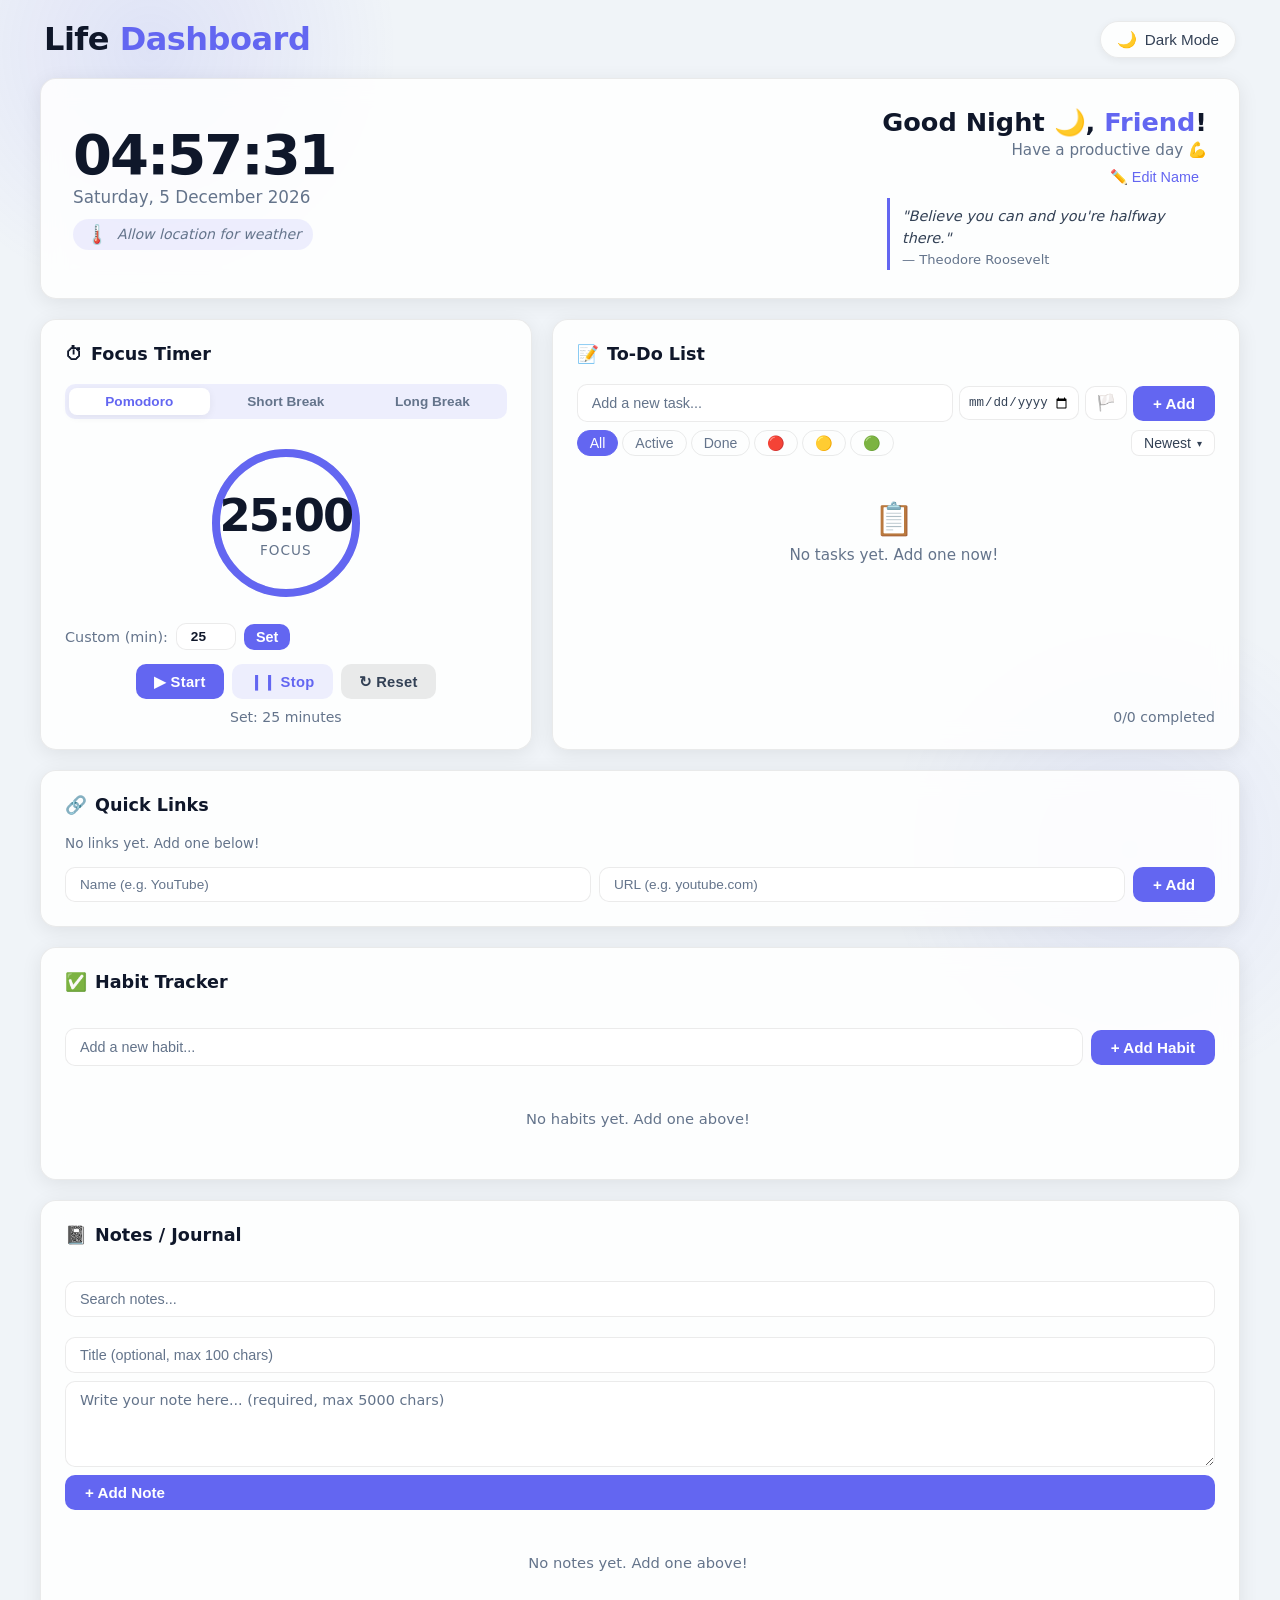
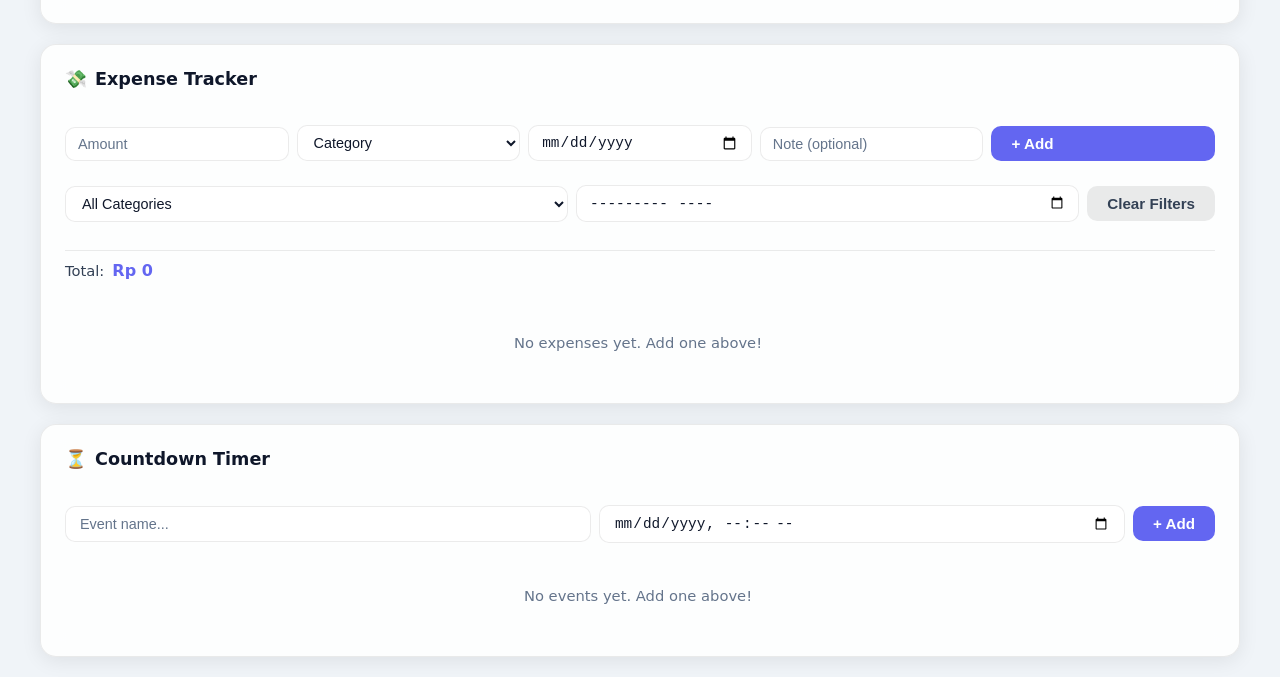
<file: index.html>
<!DOCTYPE html>
<html lang="en" data-theme="light">

<head>
  <meta charset="UTF-8" />
  <meta name="viewport" content="width=device-width, initial-scale=1.0" />
  <title>Life Dashboard</title>
  <link rel="stylesheet" href="css/style.css" />
</head>

<body>

  <!-- ========================================================
       DASHBOARD WRAPPER
       ======================================================== -->
  <div class="dashboard">

    <!-- ── TOP BAR ─────────────────────────────────────────── -->
    <div class="topbar">
      <div class="pagetitle">
        <h1>Life <span>Dashboard</span></h1>
      </div>
      <button id="theme-toggle" class="theme-toggle" aria-label="Toggle theme">
        <span class="icon">🌙</span>
        <span class="label">Dark Mode</span>
      </button>
    </div>

    <!-- ── GREETING CARD ───────────────────────────────────── -->
    <div class="greeting-card" aria-label="Greeting and time">
      <div class="greeting-left">
        <div id="greeting-time" class="greeting-time">00:00:00</div>
        <div id="greeting-date" class="greeting-date">Monday, January 1 2026</div>
        <!-- Weather Widget -->
        <div id="weather-widget" class="weather-widget" aria-label="Weather info">
          <span class="weather-icon">🌡️</span>
          <div class="weather-info">
            <span id="weather-temp" class="weather-loading">Loading weather...</span>
          </div>
        </div>
      </div>
      <div class="greeting-right">
        <div id="greeting-message" class="greeting-message">
          Good Morning, <span class="greeting-name">Friend</span>!
        </div>
        <div class="greeting-sub">Have a productive day 💪</div>
        <button id="name-edit-btn" class="name-edit-btn" aria-label="Edit name">✏️ Edit Name</button>
        <!-- Daily Quote -->
        <div class="daily-quote" aria-label="Daily quote">
          <div id="quote-text" class="daily-quote-text">Loading quote...</div>
          <div id="quote-author" class="daily-quote-author"></div>
        </div>
      </div>
    </div>

    <!-- ── MAIN GRID (Timer + Todo) ────────────────────────── -->
    <div class="main-grid">

      <!-- ── FOCUS TIMER CARD ──────────────────────────────── -->
      <div class="card timer-card" aria-label="Focus Timer">
        <div class="card-title">
          <span class="icon">⏱</span> Focus Timer
        </div>

        <!-- Timer mode selector -->
        <div class="timer-modes" role="group" aria-label="Timer mode">
          <button class="timer-mode-btn active" data-mode="pomodoro">Pomodoro</button>
          <button class="timer-mode-btn" data-mode="short">Short Break</button>
          <button class="timer-mode-btn" data-mode="long">Long Break</button>
        </div>

        <!-- SVG ring -->
        <div class="timer-ring-wrapper" aria-live="polite">
          <svg class="timer-ring" width="160" height="160" viewBox="0 0 160 160">
            <circle class="timer-ring-bg" cx="80" cy="80" r="70" />
            <circle id="timer-ring-progress" class="timer-ring-progress" cx="80" cy="80" r="70" />
          </svg>
          <div class="timer-display">
            <div id="timer-time" class="time">25:00</div>
            <div class="timer-label">Focus</div>
          </div>
        </div>

        <!-- Custom time -->
        <div class="custom-time-row">
          <label for="custom-time-input">Custom (min):</label>
          <input
            id="custom-time-input"
            class="custom-time-input"
            type="number"
            min="1"
            max="180"
            value="25"
            aria-label="Custom timer duration"
          />
          <button id="custom-time-apply" class="custom-time-apply">Set</button>
        </div>

        <!-- Timer control buttons -->
        <div class="timer-buttons">
          <button id="timer-start" class="btn btn-primary" aria-label="Start timer">&#9654; Start</button>
          <button id="timer-stop"  class="btn btn-secondary" aria-label="Stop timer">&#10073;&#10073; Stop</button>
          <button id="timer-reset" class="btn btn-ghost" aria-label="Reset timer">&#8635; Reset</button>
        </div>

        <div id="timer-status" class="timer-status" aria-live="polite">Set: 25 minutes</div>
      </div>

      <!-- ── TO-DO LIST CARD ───────────────────────────────── -->
      <div class="card todo-card" aria-label="To-Do List">
        <div class="card-title">
          <span class="icon">📝</span> To-Do List
        </div>

        <!-- Add task input -->
        <div class="task-input-row">
          <input
            id="task-input"
            class="task-input"
            type="text"
            placeholder="Add a new task..."
            maxlength="200"
            aria-label="New task input"
          />
          <!-- Deadline picker -->
          <input
            id="task-deadline"
            class="task-deadline-input"
            type="date"
            aria-label="Deadline"
            title="Deadline (optional)"
          />
          <!-- Priority & icon picker trigger -->
          <div class="task-meta-wrapper">
            <button id="task-meta-btn" class="task-meta-btn" title="Set priority & icon" aria-label="Set priority and icon">🏳️</button>
            <div id="task-meta-panel" class="task-meta-panel" style="display:none;">
              <div class="meta-panel-section-label">Priority</div>
              <div class="meta-panel-row">
                <button class="meta-option priority-option" data-priority="high"   title="High">🔴 High</button>
                <button class="meta-option priority-option" data-priority="medium" title="Medium">🟡 Medium</button>
                <button class="meta-option priority-option" data-priority="low"    title="Low">🟢 Low</button>
              </div>
              <div class="meta-panel-section-label" style="margin-top:10px;">Icon</div>
              <div class="meta-panel-row meta-icon-grid">
                <button class="meta-option icon-option" data-icon="📚" title="Reading">📚</button>
                <button class="meta-option icon-option" data-icon="✍️" title="Writing">✍️</button>
                <button class="meta-option icon-option" data-icon="🏃" title="Exercise">🏃</button>
                <button class="meta-option icon-option" data-icon="💪" title="Workout">💪</button>
                <button class="meta-option icon-option" data-icon="🧘" title="Meditation">🧘</button>
                <button class="meta-option icon-option" data-icon="🍎" title="Health">🍎</button>
                <button class="meta-option icon-option" data-icon="💻" title="Coding">💻</button>
                <button class="meta-option icon-option" data-icon="🎨" title="Creative">🎨</button>
                <button class="meta-option icon-option" data-icon="🎵" title="Music">🎵</button>
                <button class="meta-option icon-option" data-icon="📷" title="Photography">📷</button>
                <button class="meta-option icon-option" data-icon="🛒" title="Shopping">🛒</button>
                <button class="meta-option icon-option" data-icon="🍳" title="Cooking">🍳</button>
                <button class="meta-option icon-option" data-icon="🧹" title="Chores">🧹</button>
                <button class="meta-option icon-option" data-icon="📞" title="Call">📞</button>
                <button class="meta-option icon-option" data-icon="✈️" title="Travel">✈️</button>
                <button class="meta-option icon-option" data-icon="💰" title="Finance">💰</button>
                <button class="meta-option icon-option" data-icon="🏥" title="Medical">🏥</button>
                <button class="meta-option icon-option" data-icon="🎓" title="Study">🎓</button>
                <button class="meta-option icon-option" data-icon="🤝" title="Meeting">🤝</button>
                <button class="meta-option icon-option" data-icon="⚙️" title="Settings">⚙️</button>
              </div>
            </div>
          </div>
          <button id="add-task-btn" class="btn btn-primary" aria-label="Add task">+ Add</button>
        </div>

        <!-- Duplicate warning -->
        <div id="duplicate-warning" class="duplicate-warning" role="alert">
          ⚠️ This task already exists in your list!
        </div>

        <!-- Filter & sort controls -->
        <div class="task-controls">
          <div class="task-filter-group" role="group" aria-label="Filter tasks">
            <button class="filter-btn active" data-filter="all">All</button>
            <button class="filter-btn" data-filter="active">Active</button>
            <button class="filter-btn" data-filter="done">Done</button>
            <button class="filter-btn" data-filter="high"   title="High priority">🔴</button>
            <button class="filter-btn" data-filter="medium" title="Medium priority">🟡</button>
            <button class="filter-btn" data-filter="low"    title="Low priority">🟢</button>
          </div>
          <!-- Custom sort dropdown -->
          <div class="custom-select-wrapper" id="sort-wrapper">
            <button class="custom-select-trigger" id="sort-trigger" aria-haspopup="listbox" aria-expanded="false">
              <span id="sort-label">Newest</span>
              <span class="select-arrow">▾</span>
            </button>
            <ul class="custom-select-menu" role="listbox" id="sort-menu">
              <li class="custom-select-option active" data-value="newest" role="option">Newest</li>
              <li class="custom-select-option" data-value="oldest" role="option">Oldest</li>
              <li class="custom-select-option" data-value="alpha" role="option">A – Z</li>
              <li class="custom-select-option" data-value="priority" role="option">Priority</li>
              <li class="custom-select-option" data-value="deadline" role="option">Deadline</li>
            </ul>
          </div>
        </div>

        <!-- Task list -->
        <ul id="task-list" class="task-list" aria-label="Task list"></ul>

        <div id="task-count" class="task-count" style="margin-top:auto;padding-top:10px;text-align:right;">0/0 completed</div>
      </div>

    </div><!-- /.main-grid -->

    <!-- ── QUICK LINKS CARD ─────────────────────────────────── -->
    <div class="card quick-links-card" aria-label="Quick Links">
      <div class="card-title">
        <span class="icon">🔗</span> Quick Links
      </div>

      <!-- Saved links -->
      <div id="links-container" class="links-grid" aria-live="polite">
        <span style="font-size:0.85rem;color:var(--text-muted)">No links yet. Add one below!</span>
      </div>

      <!-- Add link form -->
      <div class="add-link-form">
        <input
          id="link-name-input"
          class="link-input"
          type="text"
          placeholder="Name (e.g. YouTube)"
          maxlength="50"
          aria-label="Link name"
        />
        <input
          id="link-url-input"
          class="link-input"
          type="text"
          placeholder="URL (e.g. youtube.com)"
          maxlength="200"
          aria-label="Link URL"
        />
        <button id="add-link-btn" class="btn btn-primary" aria-label="Add link">+ Add</button>
      </div>
    </div>

    <!-- ── HABIT TRACKER CARD ──────────────────────────────── -->
    <div class="card habit-card" aria-label="Habit Tracker">
      <div class="card-title">
        <span class="icon">✅</span> Habit Tracker
      </div>

      <!-- Add habit form -->
      <div class="habit-input-row">
        <input
          id="habit-input"
          class="habit-input"
          type="text"
          placeholder="Add a new habit..."
          maxlength="100"
          aria-label="New habit name"
        />
        <button id="add-habit-btn" class="btn btn-primary" aria-label="Add habit">+ Add Habit</button>
      </div>

      <!-- Habit list -->
      <ul id="habit-list" class="habit-list" aria-live="polite" aria-label="Habit list"></ul>
    </div>

    <!-- ── NOTES / JOURNAL CARD ───────────────────────────── -->
    <div class="card notes-card" aria-label="Notes and Journal">
      <div class="card-title">
        <span class="icon">📓</span> Notes / Journal
      </div>

      <!-- Search row -->
      <div class="note-search-row">
        <input
          id="note-search-input"
          class="note-search-input"
          type="text"
          placeholder="Search notes..."
          maxlength="200"
          aria-label="Search notes"
        />
      </div>

      <!-- Input area -->
      <div class="note-input-area">
        <input
          id="note-title-input"
          class="note-title-input"
          type="text"
          placeholder="Title (optional, max 100 chars)"
          maxlength="100"
          aria-label="Note title"
        />
        <textarea
          id="note-body-input"
          class="note-body-input"
          placeholder="Write your note here... (required, max 5000 chars)"
          maxlength="5000"
          rows="4"
          aria-label="Note body"
        ></textarea>
        <button id="add-note-btn" class="btn btn-primary" aria-label="Add note">+ Add Note</button>
      </div>

      <!-- Note list -->
      <ul id="note-list" class="note-list" aria-live="polite" aria-label="Saved notes"></ul>

      <!-- Detail pane (hidden by default) -->
      <div id="note-detail" class="note-detail" style="display:none;" aria-label="Note detail">
        <div id="note-detail-title" class="note-detail-title"></div>
        <div id="note-detail-body" class="note-detail-body"></div>
        <button id="note-detail-close" class="btn btn-ghost" aria-label="Close note detail">✕ Close</button>
      </div>
    </div>

    <!-- ── EXPENSE TRACKER CARD ───────────────────────────── -->
    <div class="card expense-card" aria-label="Expense Tracker">
      <div class="card-title">
        <span class="icon">💸</span> Expense Tracker
      </div>

      <!-- Add expense form -->
      <div class="expense-form-grid">
        <input
          id="expense-amount"
          type="number"
          step="0.01"
          min="0.01"
          placeholder="Amount"
          aria-label="Expense amount"
        />
        <select id="expense-category" aria-label="Expense category">
          <option value="">Category</option>
          <option value="Food">Food</option>
          <option value="Transport">Transport</option>
          <option value="Shopping">Shopping</option>
          <option value="Bills">Bills</option>
          <option value="Health">Health</option>
          <option value="Entertainment">Entertainment</option>
          <option value="Other">Other</option>
        </select>
        <input
          id="expense-date"
          type="date"
          aria-label="Expense date"
        />
        <input
          id="expense-note"
          type="text"
          maxlength="200"
          placeholder="Note (optional)"
          aria-label="Expense note"
        />
        <button id="add-expense-btn" class="btn btn-primary" aria-label="Add expense">+ Add</button>
      </div>

      <!-- Filter row -->
      <div class="expense-filter-row">
        <select id="expense-filter-category" aria-label="Filter by category">
          <option value="All">All Categories</option>
          <option value="Food">Food</option>
          <option value="Transport">Transport</option>
          <option value="Shopping">Shopping</option>
          <option value="Bills">Bills</option>
          <option value="Health">Health</option>
          <option value="Entertainment">Entertainment</option>
          <option value="Other">Other</option>
        </select>
        <input
          id="expense-filter-month"
          type="month"
          aria-label="Filter by month"
        />
        <button id="clear-expense-filters-btn" class="btn btn-ghost" aria-label="Clear expense filters">Clear Filters</button>
      </div>

      <!-- Total display -->
      <div class="expense-total-row">
        Total: <span id="expense-total">Rp 0</span>
      </div>

      <!-- Expense list -->
      <ul id="expense-list" class="expense-list" aria-live="polite" aria-label="Expense list"></ul>
    </div>

    <!-- ── COUNTDOWN TIMER CARD ───────────────────────────── -->
    <div class="card countdown-card" aria-label="Countdown Timer">
      <div class="card-title">
        <span class="icon">⏳</span> Countdown Timer
      </div>

      <!-- Add countdown form -->
      <div class="countdown-form-row">
        <input
          id="countdown-name-input"
          type="text"
          maxlength="100"
          placeholder="Event name..."
          aria-label="Countdown event name"
        />
        <input
          id="countdown-datetime-input"
          type="datetime-local"
          aria-label="Countdown target date and time"
        />
        <button id="add-countdown-btn" class="btn btn-primary" aria-label="Add countdown">+ Add</button>
      </div>

      <!-- Countdown list -->
      <ul id="countdown-list" class="countdown-list" aria-live="polite" aria-label="Countdown events"></ul>
    </div>

  </div><!-- /.dashboard -->

  <!-- ========================================================
       MODAL – Custom Name
       ======================================================== -->
  <div
    id="name-modal-overlay"
    class="modal-overlay"
    role="dialog"
    aria-modal="true"
    aria-labelledby="name-modal-title"
  >
    <div class="modal">
      <div id="name-modal-title" class="modal-title">✏️ Edit Your Name</div>
      <input
        id="name-modal-input"
        class="modal-input"
        type="text"
        placeholder="Enter your name..."
        maxlength="40"
        aria-label="New name"
      />
      <div class="modal-buttons">
        <button id="name-modal-close" class="btn btn-ghost">Cancel</button>
        <button id="name-modal-save"  class="btn btn-primary">Save</button>
      </div>
    </div>
  </div>

  <!-- ========================================================
       TOAST CONTAINER
       ======================================================== -->
  <div id="toast-container" class="toast-container" aria-live="polite"></div>

  <!-- ========================================================
       SCRIPTS
       ======================================================== -->
  <script src="js/javascript.js"></script>

</body>
</html>
</file>
<file: css/style.css>
/* =============================================
   TO-DO LIST LIFE DASHBOARD - newstyle.css
   ============================================= */

/* CSS Variables - Light & Dark Mode */
:root {
  --bg-main: #f0f4f8;
  --bg-card: rgba(255, 255, 255, 0.85);
  --bg-card-solid: #ffffff;
  --text-primary: #0f172a;
  --text-secondary: #334155;
  --text-muted: #64748b;
  --accent: #6366f1;
  --accent-hover: #4f46e5;
  --accent-light: rgba(99, 102, 241, 0.1);
  --danger: #ef4444;
  --danger-hover: #dc2626;
  --success: #22c55e;
  --warning: #f59e0b;
  --border: rgba(0, 0, 0, 0.08);
  --shadow: 0 4px 20px rgba(0, 0, 0, 0.08);
  --shadow-sm: 0 2px 8px rgba(0, 0, 0, 0.06);
  --radius: 16px;
  --radius-sm: 10px;
  --transition: 0.25s ease;
  --timer-bg: #6366f1;
  --timer-progress: #a5b4fc;
}

[data-theme="dark"] {
  --bg-main: #0f172a;
  --bg-card: rgba(30, 41, 59, 0.9);
  --bg-card-solid: #1e293b;
  --text-primary: #f8fafc;
  --text-secondary: #e2e8f0;
  --text-muted: #94a3b8;
  --accent: #818cf8;
  --accent-hover: #6366f1;
  --accent-light: rgba(129, 140, 248, 0.15);
  --border: rgba(255, 255, 255, 0.08);
  --shadow: 0 4px 20px rgba(0, 0, 0, 0.4);
  --shadow-sm: 0 2px 8px rgba(0, 0, 0, 0.3);
}

/* =============================================
   RESET & BASE
   ============================================= */
*, *::before, *::after {
  margin: 0;
  padding: 0;
  box-sizing: border-box;
}

body {
  background-color: var(--bg-main);
  min-height: 100vh;
  font-family: 'Segoe UI', system-ui, -apple-system, sans-serif;
  color: var(--text-primary);
  transition: background-color var(--transition), color var(--transition);
  padding: 20px;
}

/* Background gradient blobs */
body::before {
  content: '';
  position: fixed;
  top: -200px;
  left: -100px;
  width: 500px;
  height: 500px;
  background: radial-gradient(circle, rgba(99, 102, 241, 0.12), transparent 70%);
  pointer-events: none;
  z-index: 0;
}

body::after {
  content: '';
  position: fixed;
  bottom: -200px;
  right: -100px;
  width: 500px;
  height: 500px;
  background: radial-gradient(circle, rgba(99, 102, 241, 0.08), transparent 70%);
  pointer-events: none;
  z-index: 0;
}

/* =============================================
   LAYOUT - DASHBOARD WRAPPER
   ============================================= */
.dashboard {
  max-width: 1200px;
  margin: 0 auto;
  display: flex;
  flex-direction: column;
  gap: 20px;
  position: relative;
  z-index: 1;
}

/* =============================================
   TOPBAR (Title + Theme Toggle)
   ============================================= */
.topbar {
  display: flex;
  align-items: center;
  justify-content: space-between;
  padding: 0 4px;
}

.pagetitle h1 {
  font-size: 2rem;
  font-weight: 800;
  color: var(--text-primary);
  letter-spacing: -0.5px;
}

.pagetitle h1 span {
  color: var(--accent);
}

.theme-toggle {
  background: var(--bg-card);
  border: 1px solid var(--border);
  border-radius: 50px;
  padding: 8px 16px;
  display: flex;
  align-items: center;
  gap: 8px;
  cursor: pointer;
  font-size: 0.95rem;
  font-weight: 500;
  color: var(--text-secondary);
  box-shadow: var(--shadow-sm);
  transition: all var(--transition);
}

.theme-toggle:hover {
  background: var(--accent-light);
  color: var(--accent);
  border-color: var(--accent);
}

.theme-toggle .icon {
  font-size: 1rem;
}

/* =============================================
   GREETING CARD
   ============================================= */
.greeting-card {
  background: var(--bg-card);
  backdrop-filter: blur(12px);
  border: 1px solid var(--border);
  border-radius: var(--radius);
  padding: 28px 32px;
  box-shadow: var(--shadow);
  display: flex;
  align-items: center;
  justify-content: space-between;
  flex-wrap: wrap;
  gap: 16px;
  transition: background-color var(--transition), border-color var(--transition);
}

.greeting-left {
  display: flex;
  flex-direction: column;
  gap: 4px;
}

.greeting-time {
  font-size: 3.5rem;
  font-weight: 700;
  color: var(--text-primary);
  line-height: 1;
  letter-spacing: -2px;
  font-variant-numeric: tabular-nums;
}

.greeting-date {
  font-size: 1.05rem;
  color: var(--text-muted);
  font-weight: 400;
}

.greeting-right {
  text-align: right;
}

.greeting-message {
  font-size: 1.6rem;
  font-weight: 600;
  color: var(--text-primary);
}

.greeting-name {
  color: var(--accent);
}

.greeting-sub {
  font-size: 0.95rem;
  color: var(--text-muted);
  margin-top: 4px;
}

.name-edit-btn {
  background: none;
  border: none;
  cursor: pointer;
  font-size: 0.9rem;
  color: var(--accent);
  margin-top: 6px;
  padding: 4px 8px;
  border-radius: 6px;
  transition: background var(--transition);
}

.name-edit-btn:hover {
  background: var(--accent-light);
}

/* =============================================
   MAIN CONTENT GRID
   ============================================= */
.main-grid {
  display: grid;
  grid-template-columns: 1fr 1.4fr;
  gap: 20px;
  align-items: stretch; /* kedua card ikut tinggi yang paling tinggi */
}

/* =============================================
   CARD BASE
   ============================================= */
.card {
  background: var(--bg-card);
  backdrop-filter: blur(12px);
  border: 1px solid var(--border);
  border-radius: var(--radius);
  padding: 24px;
  box-shadow: var(--shadow);
  transition: background-color var(--transition), border-color var(--transition);
}

.card-title {
  font-size: 1.1rem;
  font-weight: 700;
  color: var(--text-primary);
  margin-bottom: 20px;
  display: flex;
  align-items: center;
  gap: 8px;
}

.card-title .icon {
  font-size: 1.1rem;
}

/* =============================================
   FOCUS TIMER CARD
   ============================================= */
.timer-card {
  display: flex;
  flex-direction: column;
  gap: 0;
}

/* Timer ring */
.timer-ring-wrapper {
  display: flex;
  justify-content: center;
  align-items: center;
  margin: 8px 0 20px;
  position: relative;
}

.timer-ring {
  transform: rotate(-90deg);
}

.timer-ring-bg {
  fill: none;
  stroke: var(--border);
  stroke-width: 8;
}

.timer-ring-progress {
  fill: none;
  stroke: var(--accent);
  stroke-width: 8;
  stroke-linecap: round;
  stroke-dasharray: 440;
  stroke-dashoffset: 0;
  transition: stroke-dashoffset 1s linear;
}

.timer-display {
  position: absolute;
  text-align: center;
}

.timer-display .time {
  font-size: 2.8rem;
  font-weight: 700;
  color: var(--text-primary);
  letter-spacing: -2px;
  font-variant-numeric: tabular-nums;
}

.timer-display .timer-label {
  font-size: 0.85rem;
  color: var(--text-muted);
  font-weight: 500;
  text-transform: uppercase;
  letter-spacing: 1px;
}

/* Timer mode selector */
.timer-modes {
  display: flex;
  gap: 6px;
  margin-bottom: 16px;
  background: var(--accent-light);
  border-radius: 10px;
  padding: 4px;
}

.timer-mode-btn {
  flex: 1;
  padding: 6px;
  border: none;
  background: transparent;
  border-radius: 8px;
  font-size: 0.85rem;
  font-weight: 600;
  color: var(--text-muted);
  cursor: pointer;
  transition: all var(--transition);
}

.timer-mode-btn.active {
  background: var(--bg-card-solid);
  color: var(--accent);
  box-shadow: var(--shadow-sm);
}

/* Custom time input */
.custom-time-row {
  display: flex;
  align-items: center;
  gap: 8px;
  margin-bottom: 14px;
}

.custom-time-row label {
  font-size: 0.9rem;
  color: var(--text-muted);
  font-weight: 500;
  white-space: nowrap;
}

.custom-time-input {
  width: 60px;
  padding: 5px 8px;
  border: 1px solid var(--border);
  border-radius: var(--radius-sm);
  background: var(--bg-card-solid);
  color: var(--text-primary);
  font-size: 0.85rem;
  font-weight: 600;
  text-align: center;
  transition: border-color var(--transition);
}

.custom-time-input:focus {
  outline: none;
  border-color: var(--accent);
}

.custom-time-apply {
  padding: 5px 12px;
  background: var(--accent);
  color: white;
  border: none;
  border-radius: var(--radius-sm);
  font-size: 0.9rem;
  font-weight: 600;
  cursor: pointer;
  transition: background var(--transition);
}

.custom-time-apply:hover {
  background: var(--accent-hover);
}

/* Timer buttons */
.timer-buttons {
  display: flex;
  gap: 8px;
  justify-content: center;
}

.timer-buttons .btn {
  letter-spacing: 0.3px;
  font-size: 0.92rem;
  padding: 9px 18px;
}

.btn {
  padding: 9px 20px;
  border: none;
  border-radius: var(--radius-sm);
  font-size: 0.95rem;
  font-weight: 600;
  cursor: pointer;
  transition: all var(--transition);
  display: inline-flex;
  align-items: center;
  gap: 6px;
}

.btn-primary {
  background: var(--accent);
  color: white;
}

.btn-primary:hover {
  background: var(--accent-hover);
  transform: translateY(-1px);
}

.btn-secondary {
  background: var(--accent-light);
  color: var(--accent);
}

.btn-secondary:hover {
  background: var(--accent);
  color: white;
}

.btn-ghost {
  background: var(--border);
  color: var(--text-secondary);
}

.btn-ghost:hover {
  background: var(--text-muted);
  color: white;
}

.btn-danger {
  background: rgba(239, 68, 68, 0.1);
  color: var(--danger);
}

.btn-danger:hover {
  background: var(--danger);
  color: white;
}

/* Timer status */
.timer-status {
  text-align: center;
  font-size: 0.88rem;
  color: var(--text-muted);
  margin-top: 10px;
}

/* =============================================
   TO-DO LIST CARD
   ============================================= */
.todo-card {
  display: flex;
  flex-direction: column;
}

/* Task input area */
.task-input-row {
  display: flex;
  gap: 6px;
  margin-bottom: 8px;
  flex-wrap: wrap;
  align-items: center;
}

.task-deadline-input {
  padding: 8px 8px;
  border: 1.5px solid var(--border);
  border-radius: var(--radius-sm);
  background: var(--bg-card-solid);
  color: var(--text-secondary);
  font-size: 0.78rem;
  cursor: pointer;
  transition: border-color var(--transition), background var(--transition);
  width: 120px;
}

.task-deadline-input:focus {
  outline: none;
  border-color: var(--accent);
}

.task-meta-btn {
  padding: 8px 10px;
  border: 1.5px solid var(--border);
  border-radius: var(--radius-sm);
  background: var(--bg-card-solid);
  font-size: 1rem;
  cursor: pointer;
  transition: all var(--transition);
  line-height: 1;
}

.task-meta-btn:hover,
.task-meta-btn.active {
  border-color: var(--accent);
  background: var(--accent-light);
}

/* Meta picker panel */
.task-meta-wrapper {
  position: relative;
}

.task-meta-panel {
  position: absolute;
  top: calc(100% + 6px);
  left: 0;
  z-index: 200;
  width: 240px;
  background: var(--bg-card-solid);
  border: 1px solid var(--border);
  border-radius: var(--radius-sm);
  padding: 12px;
  box-shadow: var(--shadow);
  animation: slideIn 0.15s ease;
}

.meta-panel-section-label {
  font-size: 0.82rem;
  font-weight: 700;
  color: var(--text-muted);
  text-transform: uppercase;
  letter-spacing: 0.8px;
  margin-bottom: 6px;
}

.meta-panel-row {
  display: flex;
  flex-wrap: wrap;
  gap: 6px;
}

.meta-option {
  border: 1.5px solid var(--border);
  border-radius: 8px;
  background: var(--bg-main);
  cursor: pointer;
  font-size: 0.92rem;
  padding: 5px 10px;
  transition: all var(--transition);
  color: var(--text-primary);
  line-height: 1.3;
}

.meta-option:hover {
  border-color: var(--accent);
  background: var(--accent-light);
}

.meta-option.selected {
  border-color: var(--accent);
  background: var(--accent-light);
  color: var(--accent);
  font-weight: 600;
}

.meta-icon-grid .meta-option {
  padding: 6px 8px;
  font-size: 1.1rem;
  min-width: 38px;
  text-align: center;
}

.task-input {
  flex: 1;
  padding: 10px 14px;
  border: 1.5px solid var(--border);
  border-radius: var(--radius-sm);
  background: var(--bg-card-solid);
  color: var(--text-primary);
  font-size: 0.9rem;
  transition: border-color var(--transition), background var(--transition);
}

.task-input:focus {
  outline: none;
  border-color: var(--accent);
}

.task-input::placeholder {
  color: var(--text-muted);
}

/* Sort & filter bar */
.task-controls {
  display: flex;
  align-items: center;
  justify-content: space-between;
  margin-bottom: 12px;
  flex-wrap: wrap;
  gap: 8px;
}

.task-filter-group {
  display: flex;
  gap: 4px;
}

.filter-btn {
  padding: 4px 12px;
  border: 1px solid var(--border);
  border-radius: 20px;
  background: transparent;
  color: var(--text-muted);
  font-size: 0.88rem;
  font-weight: 500;
  cursor: pointer;
  transition: all var(--transition);
}

.filter-btn.active {
  background: var(--accent);
  color: white;
  border-color: var(--accent);
}

.filter-btn:hover:not(.active) {
  border-color: var(--accent);
  color: var(--accent);
}

.sort-select {
  padding: 4px 10px;
  border: 1px solid var(--border);
  border-radius: 8px;
  background: var(--bg-card-solid);
  color: var(--text-secondary);
  font-size: 0.78rem;
  cursor: pointer;
  outline: none;
}

/* Custom sort dropdown */
.custom-select-wrapper {
  position: relative;
}

.custom-select-trigger {
  display: flex;
  align-items: center;
  gap: 6px;
  padding: 4px 12px;
  border: 1px solid var(--border);
  border-radius: 8px;
  background: var(--bg-card-solid);
  color: var(--text-secondary);
  font-size: 0.88rem;
  font-weight: 500;
  cursor: pointer;
  transition: all var(--transition);
  white-space: nowrap;
}

.custom-select-trigger:hover {
  border-color: var(--accent);
  color: var(--accent);
}

.select-arrow {
  font-size: 0.65rem;
  transition: transform var(--transition);
}

.custom-select-trigger[aria-expanded="true"] .select-arrow {
  transform: rotate(180deg);
}

.custom-select-menu {
  position: absolute;
  top: calc(100% + 6px);
  right: 0;
  min-width: 130px;
  background: var(--bg-card-solid);
  border: 1px solid var(--border);
  border-radius: var(--radius-sm);
  box-shadow: var(--shadow);
  list-style: none;
  padding: 4px;
  z-index: 100;
  display: none;
}

.custom-select-menu.open {
  display: block;
  animation: slideIn 0.15s ease;
}

.custom-select-option {
  padding: 7px 12px;
  font-size: 0.92rem;
  color: var(--text-secondary);
  border-radius: 6px;
  cursor: pointer;
  transition: all var(--transition);
}

.custom-select-option:hover {
  background: var(--accent-light);
  color: var(--accent);
}

.custom-select-option.active {
  background: var(--accent-light);
  color: var(--accent);
  font-weight: 600;
}

/* Task list */
.task-list {
  list-style: none;
  display: flex;
  flex-direction: column;
  gap: 8px;
  max-height: 320px;
  overflow-y: auto;
  padding-right: 4px;
}

.task-list::-webkit-scrollbar {
  width: 4px;
}

.task-list::-webkit-scrollbar-track {
  background: transparent;
}

.task-list::-webkit-scrollbar-thumb {
  background: var(--border);
  border-radius: 4px;
}

/* Task item */
.task-item {
  display: flex;
  align-items: center;
  gap: 10px;
  padding: 10px 12px;
  background: var(--bg-card-solid);
  border: 1px solid var(--border);
  border-radius: var(--radius-sm);
  transition: all var(--transition);
  animation: slideIn 0.2s ease;
}

@keyframes slideIn {
  from { opacity: 0; transform: translateY(-8px); }
  to   { opacity: 1; transform: translateY(0); }
}

.task-item:hover {
  border-color: var(--accent);
  box-shadow: 0 0 0 2px var(--accent-light);
}

.task-item.done {
  opacity: 0.55;
}

.task-checkbox {
  width: 18px;
  height: 18px;
  accent-color: var(--accent);
  cursor: pointer;
  flex-shrink: 0;
}

.task-text {
  flex: 1;
  font-size: 0.95rem;
  color: var(--text-primary);
  word-break: break-word;
  transition: color var(--transition);
}

/* Task meta (deadline + priority) */
.task-meta {
  display: flex;
  align-items: center;
  gap: 5px;
  flex-shrink: 0;
}

.task-deadline-badge {
  font-size: 0.8rem;
  color: var(--text-muted);
  background: var(--bg-main);
  border: 1px solid var(--border);
  border-radius: 6px;
  padding: 2px 6px;
  white-space: nowrap;
}

.task-deadline-badge.overdue {
  color: var(--danger);
  border-color: var(--danger);
  background: rgba(239, 68, 68, 0.08);
}

.task-priority-badge {
  font-size: 0.9rem;
  line-height: 1;
}

.task-icon-badge {
  font-size: 0.9rem;
  line-height: 1;
}

.task-item.done .task-text {
  text-decoration: line-through;
  color: var(--text-muted);
}

.task-edit-input {
  flex: 1;
  border: none;
  background: transparent;
  font-size: 0.88rem;
  color: var(--text-primary);
  outline: 1px solid var(--accent);
  border-radius: 4px;
  padding: 2px 6px;
}

.task-actions {
  display: flex;
  gap: 4px;
  opacity: 0;
  transition: opacity var(--transition);
}

.task-item:hover .task-actions {
  opacity: 1;
}

.task-action-btn {
  width: 28px;
  height: 28px;
  border: none;
  border-radius: 6px;
  cursor: pointer;
  font-size: 0.8rem;
  display: flex;
  align-items: center;
  justify-content: center;
  transition: all var(--transition);
}

.task-edit-btn {
  background: var(--accent-light);
  color: var(--accent);
}

.task-edit-btn:hover {
  background: var(--accent);
  color: white;
}

.task-delete-btn {
  background: rgba(239, 68, 68, 0.1);
  color: var(--danger);
}

.task-delete-btn:hover {
  background: var(--danger);
  color: white;
}

.task-save-btn {
  background: rgba(34, 197, 94, 0.1);
  color: var(--success);
}

.task-save-btn:hover {
  background: var(--success);
  color: white;
}

/* Empty state */
.task-empty {
  text-align: center;
  padding: 32px 16px;
  color: var(--text-muted);
  font-size: 0.95rem;
}

.task-empty .empty-icon {
  font-size: 2rem;
  display: block;
  margin-bottom: 8px;
}

/* Task count */
.task-count {
  font-size: 0.88rem;
  color: var(--text-muted);
  text-align: right;
  margin-top: 10px;
}

/* Duplicate warning */
.duplicate-warning {
  font-size: 0.88rem;
  color: var(--warning);
  background: rgba(245, 158, 11, 0.1);
  padding: 6px 10px;
  border-radius: 6px;
  margin-top: -6px;
  margin-bottom: 6px;
  display: none;
}

.duplicate-warning.show {
  display: block;
}

/* =============================================
   QUICK LINKS CARD
   ============================================= */
.quick-links-card {
  grid-column: 1 / -1;
}

.links-grid {
  display: flex;
  flex-wrap: wrap;
  gap: 10px;
  margin-bottom: 16px;
}

.link-item {
  display: inline-flex;
  align-items: center;
  gap: 8px;
  padding: 8px 16px;
  background: var(--accent-light);
  color: var(--accent);
  border-radius: 50px;
  font-size: 0.92rem;
  font-weight: 500;
  text-decoration: none;
  transition: all var(--transition);
  border: 1px solid transparent;
  cursor: pointer;
  position: relative;
}

.link-item:hover {
  background: var(--accent);
  color: white;
  transform: translateY(-2px);
  box-shadow: 0 4px 12px rgba(99, 102, 241, 0.3);
}

.link-delete-btn {
  background: none;
  border: none;
  color: inherit;
  cursor: pointer;
  font-size: 0.85rem;
  opacity: 0.5;
  transition: opacity var(--transition);
  padding: 0;
  line-height: 1;
}

.link-delete-btn:hover {
  opacity: 1;
}

/* Add link form */
.add-link-form {
  display: flex;
  gap: 8px;
  flex-wrap: wrap;
}

.link-input {
  flex: 1;
  min-width: 140px;
  padding: 9px 14px;
  border: 1.5px solid var(--border);
  border-radius: var(--radius-sm);
  background: var(--bg-card-solid);
  color: var(--text-primary);
  font-size: 0.85rem;
  transition: border-color var(--transition), background var(--transition);
}

.link-input:focus {
  outline: none;
  border-color: var(--accent);
}

.link-input::placeholder {
  color: var(--text-muted);
}

/* =============================================
   MODAL (Name Edit)
   ============================================= */
.modal-overlay {
  position: fixed;
  inset: 0;
  background: rgba(0, 0, 0, 0.4);
  backdrop-filter: blur(4px);
  display: flex;
  align-items: center;
  justify-content: center;
  z-index: 1000;
  opacity: 0;
  pointer-events: none;
  transition: opacity var(--transition);
}

.modal-overlay.show {
  opacity: 1;
  pointer-events: all;
}

.modal {
  background: var(--bg-card-solid);
  border-radius: var(--radius);
  padding: 28px;
  width: 360px;
  max-width: 90vw;
  box-shadow: 0 20px 60px rgba(0, 0, 0, 0.3);
  transform: scale(0.95);
  transition: transform var(--transition);
}

.modal-overlay.show .modal {
  transform: scale(1);
}

.modal-title {
  font-size: 1.1rem;
  font-weight: 700;
  color: var(--text-primary);
  margin-bottom: 16px;
}

.modal-input {
  width: 100%;
  padding: 10px 14px;
  border: 1.5px solid var(--border);
  border-radius: var(--radius-sm);
  background: var(--bg-main);
  color: var(--text-primary);
  font-size: 0.9rem;
  margin-bottom: 16px;
  transition: border-color var(--transition);
}

.modal-input:focus {
  outline: none;
  border-color: var(--accent);
}

.modal-buttons {
  display: flex;
  gap: 8px;
  justify-content: flex-end;
}

/* =============================================
   TOAST NOTIFICATION
   ============================================= */
.toast-container {
  position: fixed;
  bottom: 24px;
  right: 24px;
  z-index: 2000;
  display: flex;
  flex-direction: column;
  gap: 8px;
}

.toast {
  background: var(--bg-card-solid);
  border: 1px solid var(--border);
  border-left: 4px solid var(--accent);
  border-radius: var(--radius-sm);
  padding: 12px 16px;
  font-size: 0.92rem;
  color: var(--text-primary);
  box-shadow: var(--shadow);
  animation: toastIn 0.3s ease, toastOut 0.3s ease 2.7s forwards;
  max-width: 280px;
}

.toast.success { border-left-color: var(--success); }
.toast.warning { border-left-color: var(--warning); }
.toast.danger  { border-left-color: var(--danger); }

@keyframes toastIn {
  from { opacity: 0; transform: translateX(30px); }
  to   { opacity: 1; transform: translateX(0); }
}

@keyframes toastOut {
  from { opacity: 1; transform: translateX(0); }
  to   { opacity: 0; transform: translateX(30px); }
}

/* =============================================
   WEATHER WIDGET (di greeting-left)
   ============================================= */
.weather-widget {
  display: flex;
  align-items: center;
  gap: 8px;
  margin-top: 8px;
  padding: 6px 12px;
  background: var(--accent-light);
  border-radius: 50px;
  width: fit-content;
}

.weather-icon {
  font-size: 1.2rem;
  line-height: 1;
}

.weather-info {
  display: flex;
  flex-direction: column;
  gap: 1px;
}

.weather-temp {
  font-size: 1rem;
  font-weight: 700;
  color: var(--text-primary);
  line-height: 1.2;
}

.weather-city {
  font-size: 0.82rem;
  color: var(--text-muted);
  font-weight: 400;
}

.weather-loading {
  font-size: 0.88rem;
  color: var(--text-muted);
  font-style: italic;
}

/* =============================================
   DAILY QUOTE (di greeting-right)
   ============================================= */
.daily-quote {
  margin-top: 8px;
  padding: 8px 12px;
  border-left: 3px solid var(--accent);
  text-align: left;
  max-width: 320px;
  margin-left: auto;
  /* Fixed height — prevent card resize on quote change */
  height: 72px;
  position: relative;
  overflow: hidden;
}

.daily-quote-text {
  font-size: 0.9rem;
  color: var(--text-secondary);
  font-style: italic;
  line-height: 1.5;
  /* Clamp to 3 lines max */
  display: -webkit-box;
  -webkit-line-clamp: 3;
  -webkit-box-orient: vertical;
  overflow: hidden;
  transition: opacity 0.3s ease, transform 0.3s ease;
}

.daily-quote-author {
  font-size: 0.82rem;
  color: var(--text-muted);
  margin-top: 3px;
  font-style: normal;
  font-weight: 500;
  transition: opacity 0.3s ease, transform 0.3s ease;
}

/* Slide-right exit */
.quote-exit .daily-quote-text,
.quote-exit .daily-quote-author {
  opacity: 0;
  transform: translateX(40px);
}

/* Slide-right enter (comes from left) */
.quote-enter .daily-quote-text,
.quote-enter .daily-quote-author {
  opacity: 0;
  transform: translateX(-40px);
  transition: none;
}

/* Settle into place */
.quote-enter-active .daily-quote-text,
.quote-enter-active .daily-quote-author {
  opacity: 1;
  transform: translateX(0);
  transition: opacity 0.3s ease, transform 0.3s ease;
}

/* =============================================
   RESPONSIVE
   ============================================= */
@media (max-width: 768px) {
  body { padding: 12px; }

  .main-grid {
    grid-template-columns: 1fr;
  }

  .quick-links-card {
    grid-column: 1;
  }

  .greeting-card {
    flex-direction: column;
    text-align: center;
  }

  .greeting-right {
    text-align: center;
  }

  .daily-quote {
    margin-left: 0;
    text-align: center;
    border-left: none;
    border-top: 3px solid var(--accent);
    padding: 8px 0 0;
    height: 72px;
  }

  .weather-widget {
    margin: 8px auto 0;
  }

  .greeting-time {
    font-size: 2.5rem;
  }

  .pagetitle h1 {
    font-size: 1.3rem;
  }

  .topbar {
    flex-wrap: wrap;
    gap: 8px;
  }
}

/* ─── Habit Tracker ─── */

.habit-card {
  display: flex;
  flex-direction: column;
  gap: 16px;
}

/* Input row: text field + Add button */
.habit-input-row {
  display: flex;
  gap: 8px;
  align-items: center;
}

.habit-input-row input[type="text"] {
  flex: 1;
  padding: 10px 14px;
  border: 1.5px solid var(--border);
  border-radius: var(--radius-sm);
  background: var(--bg-card-solid);
  color: var(--text-primary);
  font-size: 0.9rem;
  transition: border-color var(--transition), background var(--transition);
}

.habit-input-row input[type="text"]:focus {
  outline: none;
  border-color: var(--accent);
}

.habit-input-row input[type="text"]::placeholder {
  color: var(--text-muted);
}

/* Habit list */
.habit-list {
  list-style: none;
  display: flex;
  flex-direction: column;
  gap: 8px;
  max-height: 340px;
  overflow-y: auto;
  padding-right: 4px;
}

.habit-list::-webkit-scrollbar {
  width: 4px;
}

.habit-list::-webkit-scrollbar-track {
  background: transparent;
}

.habit-list::-webkit-scrollbar-thumb {
  background: var(--border);
  border-radius: 4px;
}

/* Individual habit row */
.habit-item {
  display: flex;
  align-items: center;
  gap: 10px;
  padding: 10px 14px;
  background: var(--bg-card-solid);
  border: 1px solid var(--border);
  border-radius: var(--radius-sm);
  box-shadow: var(--shadow-sm);
  transition: background var(--transition), border-color var(--transition);
  animation: slideIn 0.2s ease;
}

/* Checked-in state: visually distinct background + subtle left accent */
.habit-item.checked-today {
  background: var(--accent-light);
  border-color: var(--accent);
}

/* Habit name */
.habit-name {
  flex: 1;
  font-size: 0.95rem;
  font-weight: 500;
  color: var(--text-primary);
  word-break: break-word;
}

.habit-item.checked-today .habit-name {
  color: var(--accent);
}

/* Streak badge */
.habit-streak {
  font-size: 0.82rem;
  font-weight: 600;
  color: var(--text-muted);
  background: var(--bg-main);
  border: 1px solid var(--border);
  border-radius: 20px;
  padding: 2px 10px;
  white-space: nowrap;
  flex-shrink: 0;
}

.habit-item.checked-today .habit-streak {
  color: var(--accent);
  border-color: var(--accent);
  background: var(--accent-light);
}

/* Check-in button */
.habit-checkin-btn {
  width: 32px;
  height: 32px;
  border: 1.5px solid var(--border);
  border-radius: 50%;
  background: var(--bg-card-solid);
  color: var(--text-muted);
  font-size: 1rem;
  display: flex;
  align-items: center;
  justify-content: center;
  cursor: pointer;
  flex-shrink: 0;
  transition: all var(--transition);
}

.habit-checkin-btn:hover:not(:disabled) {
  border-color: var(--success);
  color: var(--success);
  background: rgba(34, 197, 94, 0.1);
}

/* Checked state: green fill + checkmark visual */
.habit-checkin-btn.checked {
  background: var(--success);
  border-color: var(--success);
  color: white;
}

/* Disabled state when already checked in today */
.habit-checkin-btn:disabled {
  cursor: not-allowed;
  opacity: 0.7;
}

/* Delete button */
.habit-delete-btn {
  width: 28px;
  height: 28px;
  border: none;
  border-radius: 6px;
  background: rgba(239, 68, 68, 0.08);
  color: var(--danger);
  font-size: 0.85rem;
  display: flex;
  align-items: center;
  justify-content: center;
  cursor: pointer;
  flex-shrink: 0;
  opacity: 0;
  transition: all var(--transition);
}

.habit-item:hover .habit-delete-btn {
  opacity: 1;
}

.habit-delete-btn:hover {
  background: var(--danger);
  color: white;
}

/* Empty state for habit list */
.habit-empty {
  text-align: center;
  padding: 28px 16px;
  color: var(--text-muted);
  font-size: 0.92rem;
}

.habit-empty .empty-icon {
  font-size: 2rem;
  display: block;
  margin-bottom: 8px;
}

/* ─── Notes / Journal ─── */

.notes-card {
  display: flex;
  flex-direction: column;
  gap: 16px;
}

/* Search row */
.note-search-row {
  width: 100%;
  margin-bottom: 4px;
}

.note-search-input {
  width: 100%;
  padding: 9px 14px;
  border: 1.5px solid var(--border);
  border-radius: var(--radius-sm);
  background: var(--bg-card-solid);
  color: var(--text-primary);
  font-size: 0.9rem;
  transition: border-color var(--transition), background var(--transition);
}

.note-search-input:focus {
  outline: none;
  border-color: var(--accent);
}

.note-search-input::placeholder {
  color: var(--text-muted);
}

/* Note input area (title + body + button) */
.note-input-area {
  display: flex;
  flex-direction: column;
  gap: 8px;
}

.note-title-input {
  padding: 9px 14px;
  border: 1.5px solid var(--border);
  border-radius: var(--radius-sm);
  background: var(--bg-card-solid);
  color: var(--text-primary);
  font-size: 0.9rem;
  transition: border-color var(--transition), background var(--transition);
}

.note-title-input:focus {
  outline: none;
  border-color: var(--accent);
}

.note-title-input::placeholder {
  color: var(--text-muted);
}

.note-body-input {
  padding: 10px 14px;
  border: 1.5px solid var(--border);
  border-radius: var(--radius-sm);
  background: var(--bg-card-solid);
  color: var(--text-primary);
  font-size: 0.9rem;
  min-height: 80px;
  resize: vertical;
  transition: border-color var(--transition), background var(--transition);
  font-family: inherit;
}

.note-body-input:focus {
  outline: none;
  border-color: var(--accent);
}

.note-body-input::placeholder {
  color: var(--text-muted);
}

/* Note list */
.note-list {
  list-style: none;
  display: flex;
  flex-direction: column;
  gap: 8px;
  max-height: 300px;
  overflow-y: auto;
  padding-right: 4px;
}

.note-list::-webkit-scrollbar {
  width: 4px;
}

.note-list::-webkit-scrollbar-track {
  background: transparent;
}

.note-list::-webkit-scrollbar-thumb {
  background: var(--border);
  border-radius: 4px;
}

/* Individual note item */
.note-item {
  display: flex;
  align-items: center;
  gap: 10px;
  padding: 10px 14px;
  background: var(--bg-card-solid);
  border: 1px solid var(--border);
  border-radius: var(--radius-sm);
  box-shadow: var(--shadow-sm);
  transition: background var(--transition), border-color var(--transition);
  animation: slideIn 0.2s ease;
}

.note-item:hover {
  border-color: var(--accent);
}

.note-preview {
  flex: 1;
  font-size: 0.9rem;
  color: var(--text-primary);
  overflow: hidden;
  text-overflow: ellipsis;
  white-space: nowrap;
}

.note-timestamp {
  font-size: 0.78rem;
  color: var(--text-muted);
  flex-shrink: 0;
}

.note-actions {
  display: flex;
  gap: 6px;
  opacity: 0;
  transition: opacity var(--transition);
}

.note-item:hover .note-actions {
  opacity: 1;
}

.note-view-btn {
  padding: 4px 10px;
  border: none;
  border-radius: var(--radius-sm);
  background: var(--accent-light);
  color: var(--accent);
  font-size: 0.82rem;
  font-weight: 500;
  cursor: pointer;
  transition: all var(--transition);
}

.note-view-btn:hover {
  background: var(--accent);
  color: white;
}

.note-delete-btn {
  padding: 4px 10px;
  border: none;
  border-radius: var(--radius-sm);
  background: rgba(239, 68, 68, 0.08);
  color: var(--danger);
  font-size: 0.82rem;
  font-weight: 500;
  cursor: pointer;
  transition: all var(--transition);
}

.note-delete-btn:hover {
  background: var(--danger);
  color: white;
}

/* Note detail view */
.note-detail {
  display: none;
  background: var(--bg-card-solid);
  border: 1px solid var(--border);
  border-radius: var(--radius-sm);
  padding: 16px;
  margin-top: 12px;
  flex-direction: column;
  gap: 8px;
}

.note-detail.active {
  display: flex;
}

.note-detail-title {
  font-size: 1rem;
  font-weight: 600;
  color: var(--text-primary);
}

.note-detail-body {
  font-size: 0.9rem;
  color: var(--text-secondary);
  line-height: 1.6;
  white-space: pre-wrap;
  max-height: 200px;
  overflow-y: auto;
}

.note-detail-body::-webkit-scrollbar {
  width: 4px;
}

.note-detail-body::-webkit-scrollbar-track {
  background: transparent;
}

.note-detail-body::-webkit-scrollbar-thumb {
  background: var(--border);
  border-radius: 4px;
}

.note-empty {
  text-align: center;
  padding: 28px 16px;
  color: var(--text-muted);
  font-size: 0.92rem;
}

/* ─── Expense Tracker ─── */

.expense-card {
  display: flex;
  flex-direction: column;
  gap: 16px;
}

/* Expense form grid */
.expense-form-grid {
  display: grid;
  grid-template-columns: repeat(auto-fit, minmax(140px, 1fr));
  gap: 8px;
  align-items: end;
}

.expense-form-grid input,
.expense-form-grid select {
  padding: 8px 12px;
  border: 1.5px solid var(--border);
  border-radius: var(--radius-sm);
  background: var(--bg-card-solid);
  color: var(--text-primary);
  font-size: 0.9rem;
  transition: border-color var(--transition), background var(--transition);
}

.expense-form-grid input:focus,
.expense-form-grid select:focus {
  outline: none;
  border-color: var(--accent);
}

.expense-form-grid input::placeholder {
  color: var(--text-muted);
}

/* Filter row */
.expense-filter-row {
  display: flex;
  flex-wrap: wrap;
  gap: 8px;
  align-items: center;
  margin: 8px 0;
}

.expense-filter-row select,
.expense-filter-row input {
  flex: 1;
  min-width: 120px;
  padding: 8px 12px;
  border: 1.5px solid var(--border);
  border-radius: var(--radius-sm);
  background: var(--bg-card-solid);
  color: var(--text-primary);
  font-size: 0.9rem;
  transition: border-color var(--transition), background var(--transition);
}

.expense-filter-row select:focus,
.expense-filter-row input:focus {
  outline: none;
  border-color: var(--accent);
}

/* Expense list */
.expense-list {
  list-style: none;
  display: flex;
  flex-direction: column;
  gap: 6px;
  max-height: 300px;
  overflow-y: auto;
  padding-right: 4px;
}

.expense-list::-webkit-scrollbar {
  width: 4px;
}

.expense-list::-webkit-scrollbar-track {
  background: transparent;
}

.expense-list::-webkit-scrollbar-thumb {
  background: var(--border);
  border-radius: 4px;
}

/* Individual expense item */
.expense-item {
  display: flex;
  align-items: center;
  justify-content: space-between;
  gap: 10px;
  padding: 10px 14px;
  background: var(--bg-card-solid);
  border: 1px solid var(--border);
  border-radius: var(--radius-sm);
  box-shadow: var(--shadow-sm);
  transition: background var(--transition), border-color var(--transition);
  animation: slideIn 0.2s ease;
}

.expense-item:hover {
  border-color: var(--accent);
}

.expense-info {
  display: flex;
  align-items: center;
  gap: 10px;
  flex: 1;
  min-width: 0;
}

.expense-amount {
  font-size: 1rem;
  font-weight: 700;
  color: var(--text-primary);
  flex-shrink: 0;
}

.expense-category-badge {
  font-size: 0.78rem;
  font-weight: 600;
  color: var(--accent);
  background: var(--accent-light);
  border-radius: 20px;
  padding: 2px 10px;
  flex-shrink: 0;
}

.expense-date {
  font-size: 0.82rem;
  color: var(--text-muted);
  flex-shrink: 0;
}

.expense-note-text {
  font-size: 0.85rem;
  color: var(--text-secondary);
  flex: 1;
  overflow: hidden;
  text-overflow: ellipsis;
  white-space: nowrap;
}

.expense-delete-btn {
  width: 28px;
  height: 28px;
  border: none;
  border-radius: 6px;
  background: rgba(239, 68, 68, 0.08);
  color: var(--danger);
  font-size: 0.85rem;
  display: flex;
  align-items: center;
  justify-content: center;
  cursor: pointer;
  flex-shrink: 0;
  margin-left: auto;
  opacity: 0;
  transition: all var(--transition);
}

.expense-item:hover .expense-delete-btn {
  opacity: 1;
}

.expense-delete-btn:hover {
  background: var(--danger);
  color: white;
}

/* Total row */
.expense-total-row {
  display: flex;
  align-items: center;
  gap: 8px;
  padding: 10px 0;
  font-size: 0.92rem;
  color: var(--text-secondary);
  border-top: 1px solid var(--border);
  margin-top: 4px;
}

#expense-total {
  font-weight: 700;
  color: var(--accent);
  font-size: 1rem;
}

.expense-empty {
  text-align: center;
  padding: 28px 16px;
  color: var(--text-muted);
  font-size: 0.92rem;
}

/* ─── Countdown Timer ─── */

.countdown-card {
  display: flex;
  flex-direction: column;
  gap: 16px;
}

/* Countdown form row */
.countdown-form-row {
  display: flex;
  flex-wrap: wrap;
  gap: 8px;
  align-items: center;
}

.countdown-form-row input {
  flex: 1;
  min-width: 140px;
  padding: 9px 14px;
  border: 1.5px solid var(--border);
  border-radius: var(--radius-sm);
  background: var(--bg-card-solid);
  color: var(--text-primary);
  font-size: 0.9rem;
  transition: border-color var(--transition), background var(--transition);
}

.countdown-form-row input:focus {
  outline: none;
  border-color: var(--accent);
}

.countdown-form-row input::placeholder {
  color: var(--text-muted);
}

/* Countdown list */
.countdown-list {
  list-style: none;
  display: flex;
  flex-direction: column;
  gap: 8px;
  max-height: 320px;
  overflow-y: auto;
  padding-right: 4px;
}

.countdown-list::-webkit-scrollbar {
  width: 4px;
}

.countdown-list::-webkit-scrollbar-track {
  background: transparent;
}

.countdown-list::-webkit-scrollbar-thumb {
  background: var(--border);
  border-radius: 4px;
}

/* Individual countdown item */
.countdown-item {
  display: flex;
  align-items: center;
  gap: 10px;
  padding: 12px 14px;
  background: var(--bg-card-solid);
  border: 1px solid var(--border);
  border-radius: var(--radius-sm);
  box-shadow: var(--shadow-sm);
  transition: background var(--transition), border-color var(--transition);
  animation: slideIn 0.2s ease;
}

.countdown-item:hover {
  border-color: var(--accent);
}

.countdown-name {
  flex: 1;
  font-size: 0.95rem;
  font-weight: 500;
  color: var(--text-primary);
  overflow: hidden;
  text-overflow: ellipsis;
  white-space: nowrap;
}

.countdown-time {
  font-size: 0.88rem;
  font-weight: 600;
  color: var(--accent);
  font-variant-numeric: tabular-nums;
  flex-shrink: 0;
}

.countdown-reached {
  color: var(--success);
}

.countdown-delete-btn {
  width: 28px;
  height: 28px;
  border: none;
  border-radius: 6px;
  background: rgba(239, 68, 68, 0.08);
  color: var(--danger);
  font-size: 0.85rem;
  display: flex;
  align-items: center;
  justify-content: center;
  cursor: pointer;
  flex-shrink: 0;
  opacity: 0;
  transition: all var(--transition);
}

.countdown-item:hover .countdown-delete-btn {
  opacity: 1;
}

.countdown-delete-btn:hover {
  background: var(--danger);
  color: white;
}

.countdown-empty {
  text-align: center;
  padding: 28px 16px;
  color: var(--text-muted);
  font-size: 0.92rem;
}

/* ─── Music / Spotify Widget ─── */

.music-card {
  display: flex;
  flex-direction: column;
  gap: 16px;
}

/* Mode selector row */
.music-mode-row {
  display: flex;
  gap: 12px;
  align-items: center;
  margin-bottom: 4px;
}

.music-mode-row label {
  display: flex;
  align-items: center;
  gap: 6px;
  cursor: pointer;
  font-size: 0.9rem;
  color: var(--text-secondary);
}

.music-mode-row input[type="radio"] {
  accent-color: var(--accent);
}

/* Input row */
.music-input-row {
  display: flex;
  gap: 8px;
}

.music-input-row input {
  flex: 1;
  padding: 9px 14px;
  border: 1.5px solid var(--border);
  border-radius: var(--radius-sm);
  background: var(--bg-card-solid);
  color: var(--text-primary);
  font-size: 0.9rem;
  transition: border-color var(--transition), background var(--transition);
}

.music-input-row input:focus {
  outline: none;
  border-color: var(--accent);
}

.music-input-row input::placeholder {
  color: var(--text-muted);
}

/* Actions row */
.music-actions-row {
  display: flex;
  gap: 8px;
  margin-top: 4px;
}

/* Player container */
.music-player-container {
  margin-top: 12px;
}

.music-player-container iframe,
.music-player-container audio {
  width: 100%;
  border-radius: var(--radius-sm);
}

.music-player-container audio {
  display: block;
}
</file>
